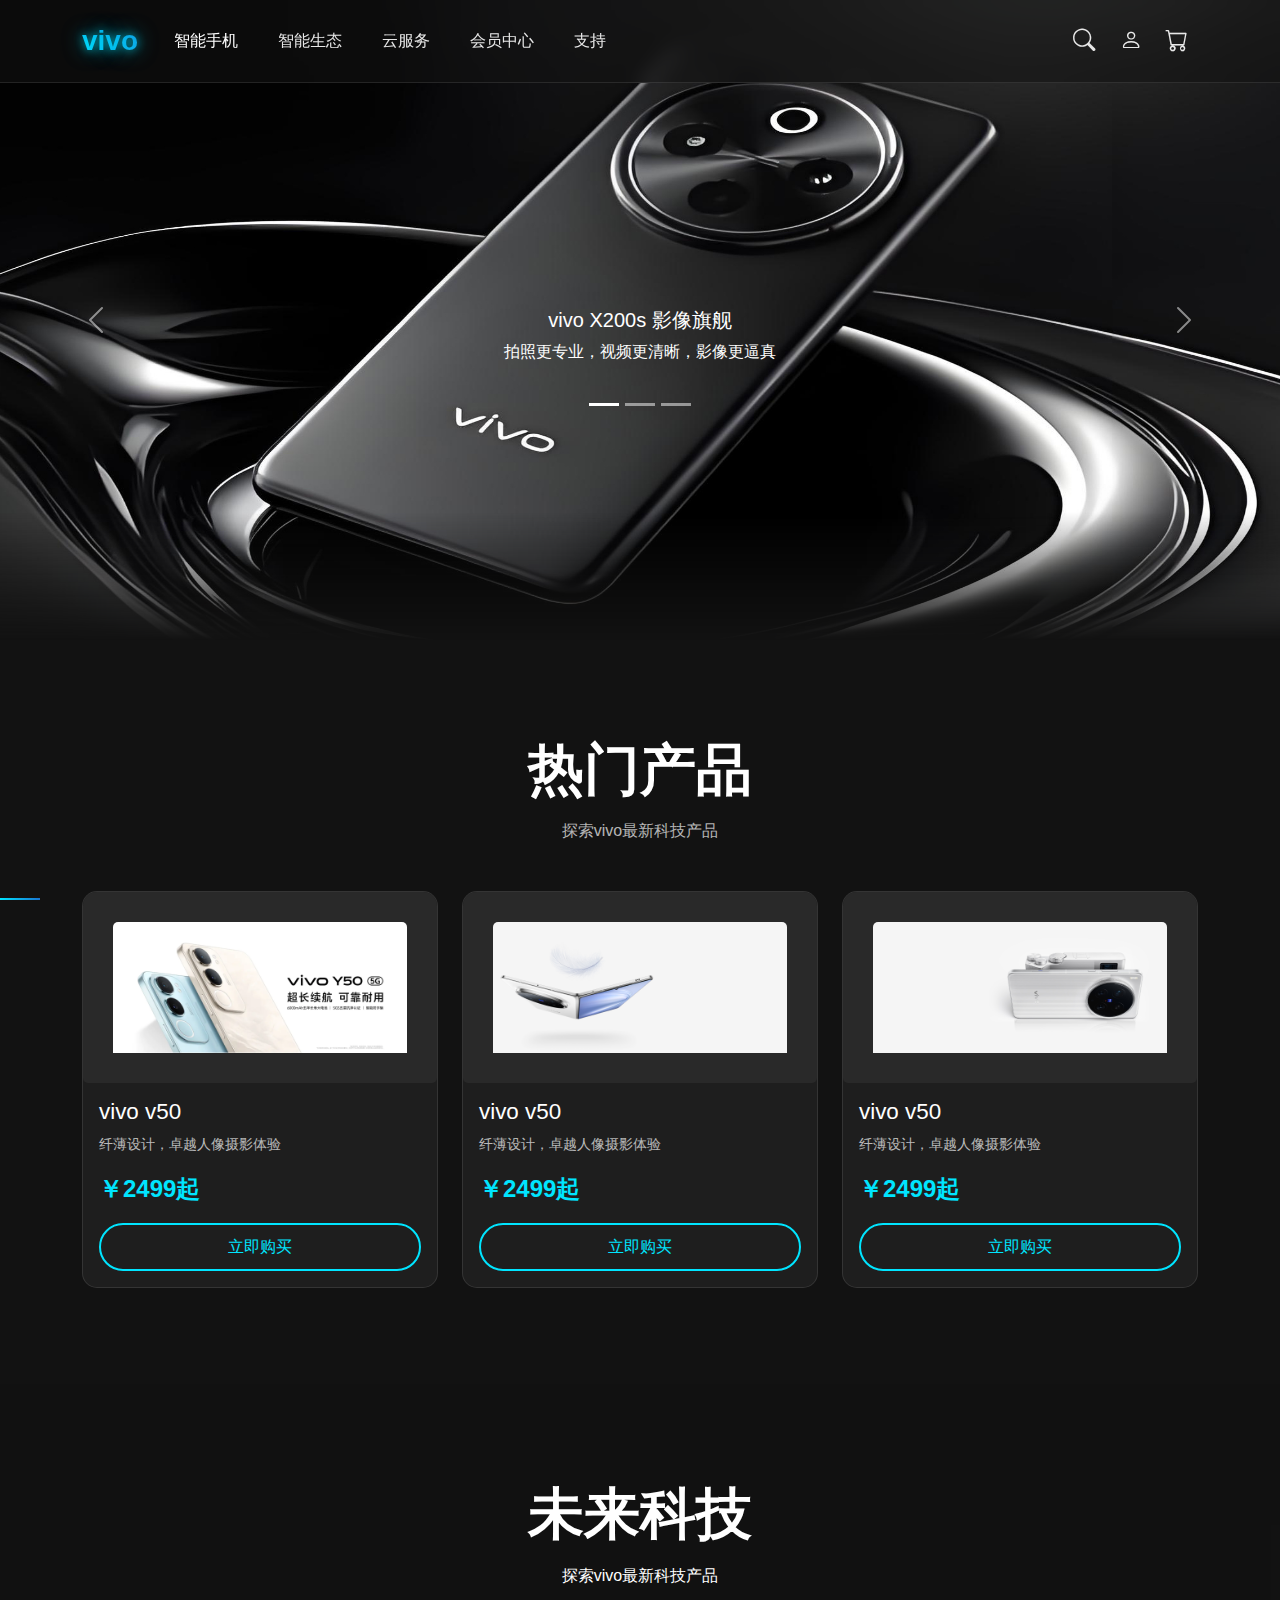
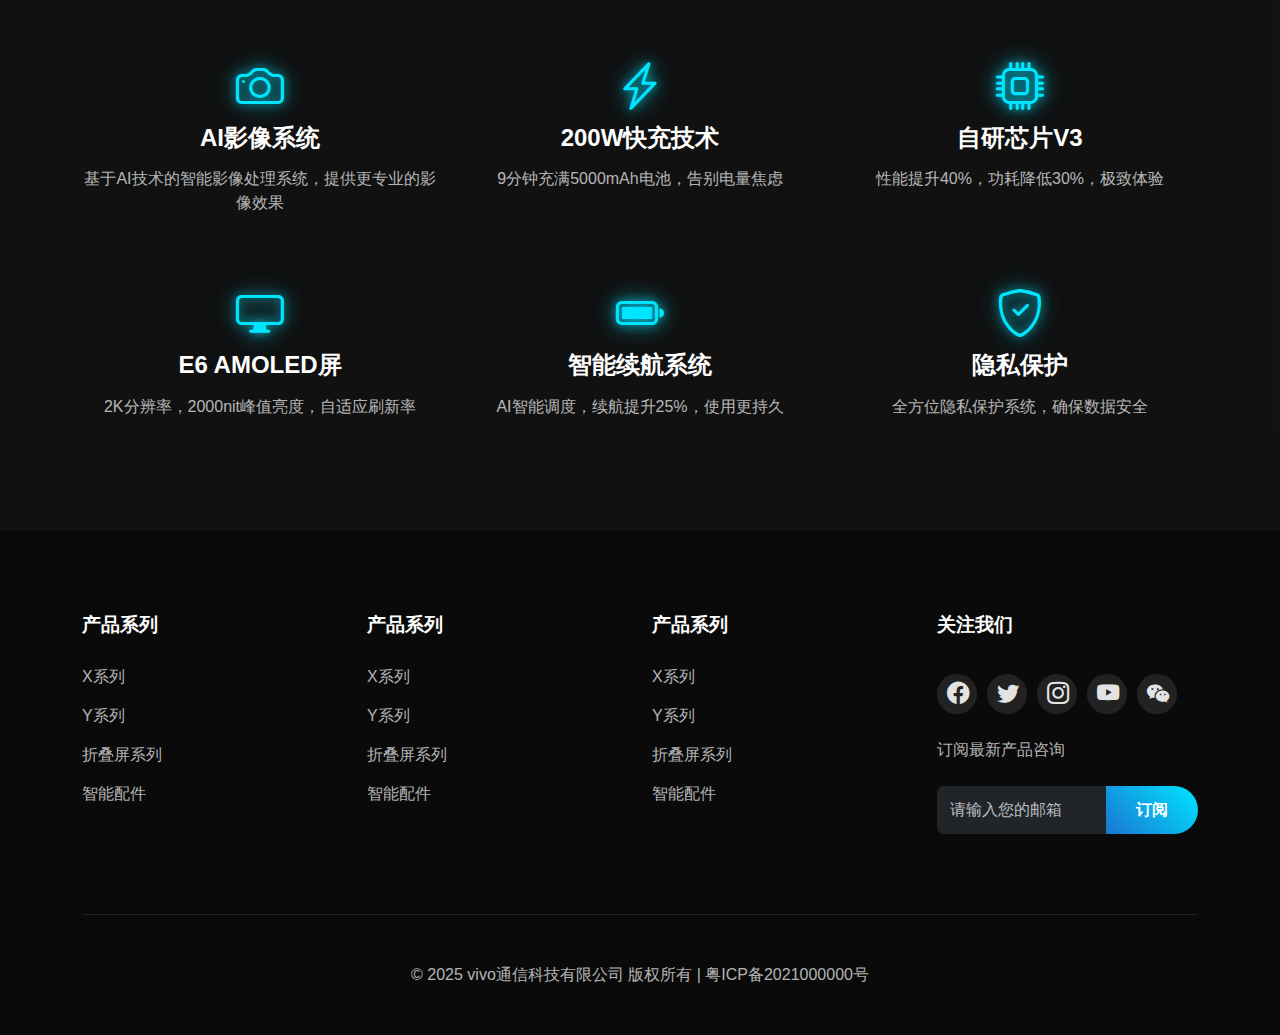
<file: index.html>
<!DOCTYPE html>
<html lang="en">
  <head>
    <meta charset="UTF-8" />
    <meta name="viewport" content="width=device-width, initial-scale=1.0" />
    <title>vivo智能手机官方网站 - X200s 影像旗舰</title>
    <meta
      name="keywords"
      content="vivo，vivo官网，vivo智能手机大全，vivo手机最新报价，vivo手机图片，X200系列、S20系列、X Fold3、vivo Pad5 Pro、vivo WATCH 5、iQOO 13"
    />
    <meta
      name="description"
      content="手机领域的国际化品牌，vivo官网提供手机资讯、售前咨询、在线购买、售后服务等功能；vivo当季明星..."
    />
    <link rel="icon" href="./favicon.ico" />
    <link rel="stylesheet" href="./bootstrap/bootstrap.min.css" />
    <link rel="stylesheet" href="./css/index.css" />
    <link
      rel="stylesheet"
      href="https://cdn.jsdelivr.net/npm/bootstrap-icons@1.13.1/font/bootstrap-icons.min.css"
    />
  </head>
  <body>
    <!-- Navbar: 保留结构/样式，导航项由 JS 渲染到 #navList -->
    <nav
      class="navbar navbar-expand-lg bg-body-tertiary fixed-top"
      data-bs-theme="dark"
    >
      <div class="container">
        <a class="navbar-brand" href="#">vivo</a>
        <button
          class="navbar-toggler"
          type="button"
          data-bs-toggle="collapse"
          data-bs-target="#navbarSupportedContent"
          aria-controls="navbarSupportedContent"
          aria-expanded="false"
          aria-label="Toggle navigation"
        >
          <span class="navbar-toggler-icon"></span>
        </button>
        <div class="collapse navbar-collapse" id="navbarSupportedContent">
          <ul class="navbar-nav me-auto mb-2 mb-lg-0" id="navList"></ul>
          <div class="icons">
            <a href="#"><i class="bi bi-search"></i></a>
            <a href="#"><i class="bi bi-person"></i></a>
            <a href="#"><i class="bi bi-cart"></i></a>
          </div>
        </div>
      </div>
    </nav>

    <!-- Banner / Carousel: indicators 与 inner 由 JS 渲染到对应容器 -->
    <section class="banner">
      <div
        id="carouselExampleCaptions"
        class="carousel slide"
        data-bs-ride="carousel"
      >
        <div class="carousel-indicators" id="carouselIndicators"></div>
        <div class="carousel-inner" id="carouselInner"></div>

        <button
          class="carousel-control-prev"
          type="button"
          data-bs-target="#carouselExampleCaptions"
          data-bs-slide="prev"
        >
          <span class="carousel-control-prev-icon" aria-hidden="true"></span>
          <span class="visually-hidden">Previous</span>
        </button>
        <button
          class="carousel-control-next"
          type="button"
          data-bs-target="#carouselExampleCaptions"
          data-bs-slide="next"
        >
          <span class="carousel-control-next-icon" aria-hidden="true"></span>
          <span class="visually-hidden">Next</span>
        </button>
      </div>
    </section>

    <!-- 热门产品：卡片行由 JS 渲染到 #hotProductsRow -->
    <section class="hot-product py-5">
      <div class="container py-5">
        <h2 class="text-center fw-bold display-4">热门产品</h2>
        <p class="text-center fs-6 mt-3 info">探索vivo最新科技产品</p>
        <div class="row mt-5" id="hotProductsRow"></div>
      </div>
    </section>

    <!-- 未来科技：功能块由 JS 渲染到 #futureFeaturesRow -->
    <section class="future-tech py-5">
      <div class="container py-5 position-relative">
        <h2 class="text-center fw-bold display-4">未来科技</h2>
        <p class="text-center fs-6 mt-3 info">探索vivo最新科技产品</p>
        <div class="row" id="futureFeaturesRow"></div>
      </div>
    </section>

    <!-- Footer：行容器由 JS 渲染到 #footerRow（保留版权文本不变） -->
    <footer class="footer">
      <div class="container">
        <div class="row" id="footerRow"></div>
        <div class="copyright text-center py-5 mt-5">
          © 2025 vivo通信科技有限公司 版权所有 | 粤ICP备2021000000号
        </div>
      </div>
    </footer>
    <script src="./index.js"></script>
    <script src="./bootstrap/bootstrap.min.js"></script>
  </body>
</html>
</file>
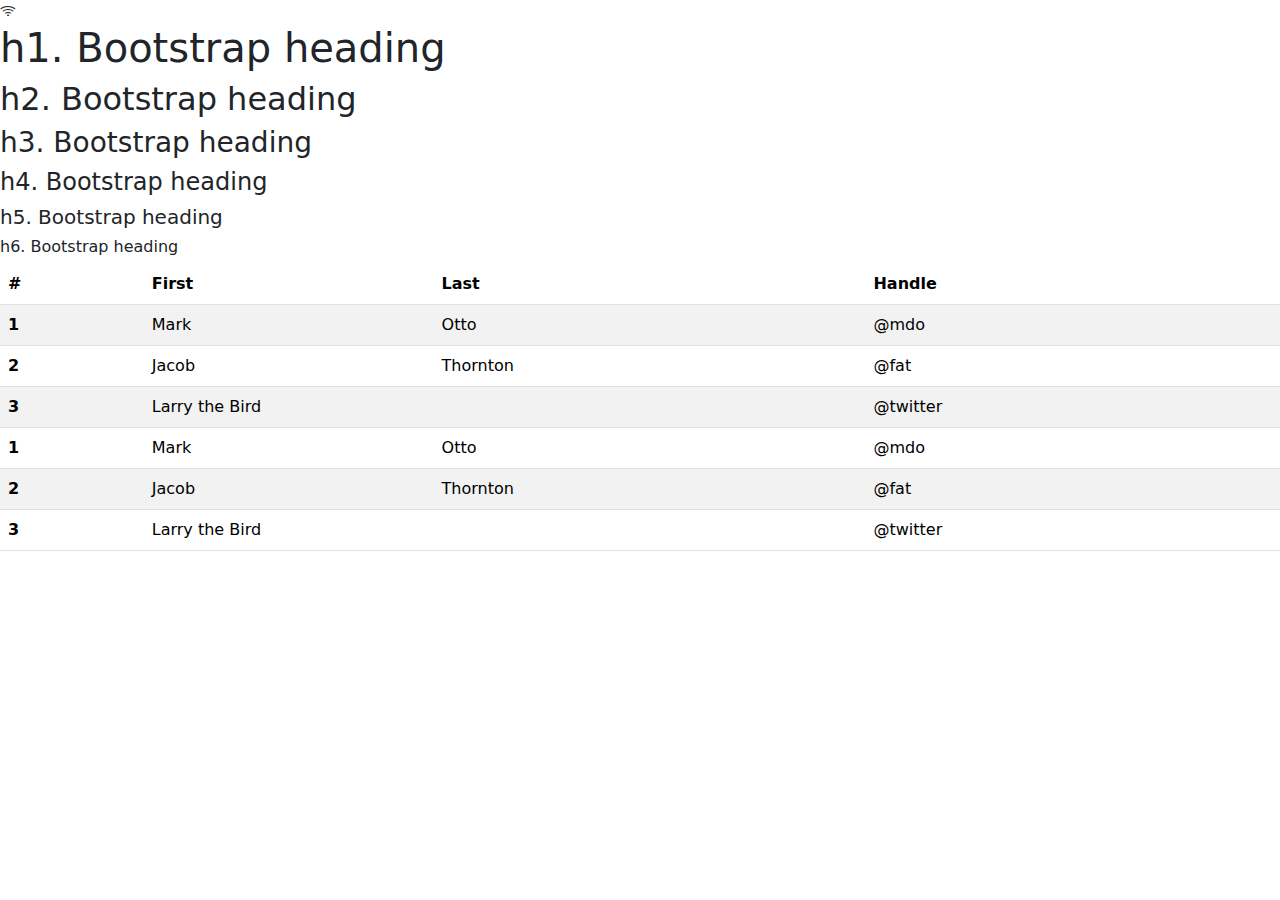
<file: BootStrap.html>
<!DOCTYPE html>
<html lang="en">
  <head>
    <meta charset="UTF-8" />
    <meta name="viewport" content="width=device-width, initial-scale=1.0" />
    <title>Document</title>
    <link rel="stylesheet" href="./bootstrap/bootstrap.min.css" />
    <link
      rel="stylesheet"
      href="https://cdn.jsdelivr.net/npm/bootstrap-icons@1.13.1/font/bootstrap-icons.min.css"
    />
  </head>
  <body>
    <i class="bi bi-wifi"></i>
    <h1>h1. Bootstrap heading</h1>
    <h2>h2. Bootstrap heading</h2>
    <h3>h3. Bootstrap heading</h3>
    <h4>h4. Bootstrap heading</h4>
    <h5>h5. Bootstrap heading</h5>
    <h6>h6. Bootstrap heading</h6>
    <table class="table table-striped table-hover">
      <thead>
        <tr>
          <th scope="col">#</th>
          <th scope="col">First</th>
          <th scope="col">Last</th>
          <th scope="col">Handle</th>
        </tr>
      </thead>
      <tbody>
        <tr>
          <th scope="row">1</th>
          <td>Mark</td>
          <td>Otto</td>
          <td>@mdo</td>
        </tr>
        <tr>
          <th scope="row">2</th>
          <td>Jacob</td>
          <td>Thornton</td>
          <td>@fat</td>
        </tr>
        <tr>
          <th scope="row">3</th>
          <td colspan="2">Larry the Bird</td>
          <td>@twitter</td>
        </tr>
        <tr>
          <th scope="row">1</th>
          <td>Mark</td>
          <td>Otto</td>
          <td>@mdo</td>
        </tr>
        <tr>
          <th scope="row">2</th>
          <td>Jacob</td>
          <td>Thornton</td>
          <td>@fat</td>
        </tr>
        <tr>
          <th scope="row">3</th>
          <td colspan="2">Larry the Bird</td>
          <td>@twitter</td>
        </tr>
      </tbody>
    </table>
    <script src="./bootstrap/bootstrap.min.js"></script>
  </body>
</html>
</file>
<file: css/index.css>
:root{
    --vivo-blue: #1976d2;
    --vivo-cyan: #00e5ff;
    --vivo-purple: #7b1fa2;
    --vivo-dark: #121212;
    --vivo-card-bg: #1e1e1e;
    --neon-glow: 0 0 10px rgba(0, 229, 255, 0.7),
        0 0 20px rgba(0, 229, 255, 0.5),
        0 0 30px rgba(0, 229, 255, 0.3);
}
body{
    font-family: 'Montserrat',sans-serif;
    background-color: var(--vivo-dark);
    color: #fff;
    overflow-x: hidden;
    overflow-y: auto;
}
.navbar{
    background-color: rgba(18,18,18,0.6)!important;
    backdrop-filter: blur(10px);
    border-bottom: 1px solid rgba(255, 255, 255, 0.1);
    padding: 15px 0;
}
.icons a{
    font-size: 1.4rem;
    color: rgba(255, 255, 255, 0.9);
    padding: 0 10px;
}
.icons a:hover{
    color: var(--vivo-cyan);
    text-shadow: var(--neon-glow);
}
.nav-link{
    position: relative;
    color: rgba(255, 255, 255, 0.9);
    margin: 0 12px;
}
.nav-link:hover{
    color: var(--vivo-cyan);
    text-shadow: var(--neon-glow);  
}

.nav-link:hover{
    text-shadow: var(--neon-glow);
}
.nav-link::after{
    content: '';
    position: absolute;
    left: 0;
    bottom: -5px;
    width: 0;
    height: 2px;
    background: linear-gradient(45deg,
    var(--vivo-cyan),var(--vivo-blue));
    transition: all .3s;
}
.nav-link:hover::after{
    width: 100%;
}
.navbar-brand,.navbar-brand:hover{
    font-size: 28px;
    font-weight: 700;
    background: linear-gradient(45deg,
    var(--vivo-cyan),var(--vivo-blue));
    -webkit-background-clip: text;
    background-clip: text;
    color: transparent;
    text-shadow: var(--neon-glow);

}

.banner{
    word-wrap: 100%;
    height: 50vw;
    /* background-color: pink; */
    mask-image: linear-gradient(rgb(0,0,0)80%,rgba(0,0,0,0)100%);
    -webkit-mask-image: linear-gradient(rgb(0,0,0)80%,rgba(0,0,0,0)100%);;
}
.banner .carousel-item img {
    width: 100%;
    height: 50vw;
}
.carousel-caption {
    bottom: 15rem;
}
.carousel-indicators {
    margin-bottom: 14rem;
}
.hot-product .info{
    color: rgba(255, 255, 255, 0.7);
}
.card {
    overflow: hidden;
    background-color: var(--vivo-card-bg);
    border-radius: 15px;
    border: 1px solid rgba(255, 255, 255, 0.1);
    transition: all 0.3s;
}
.card:hover{
    transform: translateY(-10px);
    border-color: rgba(0, 229, 255, 0.3);
}
.card .card-img{
    padding: 30px;
    background-color: #292929;
}
.card .card-img img{
    animation: move 5s ease-in-out infinite;
}
@keyframes move {
    0%{
        transform: translateY(0);
    }
    50%{
        transform: translateY(-15px);
    }
    100%{
        transform: translateY(0);
    }
}
.card-title{
    font-size: 1.4rem;
    color: #fff;
}
.card-text{
    font-size: 0.9rem;
    color: rgba(255, 255, 255, 0.7);
}
.price{
    font-size: 1.5rem;
    color: var(--vivo-cyan);
    font-weight: 600;
}
.card-body .btn{
    width: 100%;  
    border: 2px solid var(--vivo-cyan);
    border-radius: 30px;
    background: none;
    padding: 10px 0;
    color: var(--vivo-cyan);
}
.card-body .btn:hover{
    box-shadow: var(--neon-glow);
}
.future-tech {
    position: relative;
    background: url(../img/bg1.avif)no-repeat;
    background-position: center;
    background-size: cover;
    background-attachment: fixed;
}
.future-tech::before{
    position: absolute;
    left: 0;
    top: 0;
    content: '';
    width: 100%;
    height: 100%;
    background: rgba(18, 18, 18, 0.9);
}
.future-icon{
    font-size: 3rem;
    color: var(--vivo-cyan);
    text-shadow: var(--neon-glow);
    margin-bottom: 20px;
}
.future-title{
    font-size: 1.5rem;
    font-weight: 600;
    margin-bottom: 15px;
    color: #fff;
}
.future-desc{
    color: rgba(255, 255, 255, 0.7);
}
.footer{
    background: #0a0a0a;
    padding-top: 80px;
}
.footer dt{
    font-size: 1.2rem;
    font-weight: 600;
    padding-bottom: 10px;
    margin-bottom: 15px;
}
.footer dt::after{
    content: '';
    position: absolute;
    left: 0;  
    bottom: 0;
    width: 40px; 
    height: 2px;
    background: linear-gradient(90deg,var(--vivo-cyan),var(--vivo-blue));
}
.footer dd>a {
    display: block;
    color: rgba(255, 255, 255, 0.7);
    font-size: 1rem;
    text-decoration: none;
    transform: all 0.3s;
    margin-bottom: 15px;
}
.footer dd>a:hover{
    color:var(--vivo-cyan);
    transform: translateX(5px);
}
.footer .icons {
    display: flex;
}
.footer .icons a{
    width: 40px;
    height: 40px;
    background: rgba(255, 255, 255, 0.1);
    border-radius: 50%;
    margin-right: 10px;
    line-height: 40px;
    text-decoration: none;
    transition:  all 0.3s;
}
.footer .icons a:hover{
    box-shadow: var(--neon-glow);
    color: #fff;
        background: linear-gradient(90deg,var(--vivo-blue),var(--vivo-cyan));
        transform: translateY(-3px);

}
.footer .news{
    color: rgba(255, 255, 255, 0.7);
}
.form-control::placeholder{
    color: rgba(255, 255, 255, 0.7);
}
.btn-outline-secondary{
    background: linear-gradient(45deg,var(--vivo-blue),var(--vivo-cyan));
    border: 0;
    color: #fff;
    font-weight: 600;
    border-radius: 30px;
    padding: 12px 30px;
    transform: all 0.3s;
}
.btn-outline-secondary:hover{
    box-shadow: var(--neon-glow);
    transform: translateY(-3px);
}
.copyright{
    border-top: 1px solid rgba(255, 255, 255, 0.1);
    color: rgba(255, 255, 255, 0.7);
}
@media (max-width:768px) {
    .navbar {
        padding:5px 0;
    }
    .carousel-caption,
    .carousel-indicators {
        display: none;
    }
}
@media (max-width:992px) {
    .carousel-caption {
        bottom: 8rem;
    }
    .carousel-indicators {
        margin-bottom: 8rem;
    }
    .banner {
        margin-top: 80px;
    }
}
/* 自定义滚动条样式 */
 /* 滚动条设置宽度和高度 */
 /* 滚动条设置宽度和高度 */
 ::-webkit-scrollbar {
   width: 10px;
 }

 /* 设置轨道背景色, 圆角等 */
 ::-webkit-scrollbar-track {
   background: var(--vivo-dark);
 }

 /* 设置滑块样式 */
 ::-webkit-scrollbar-thumb {
   background: linear-gradient(var(--vivo-blue), var(--vivo-cyan));
   border-radius: 10px;
 }

 /* 鼠标经过滑块 */
 ::-webkit-scrollbar-thumb:hover {
   background: linear-gradient(var(--vivo-cyan), var(--vivo-blue));
 }
</file>
